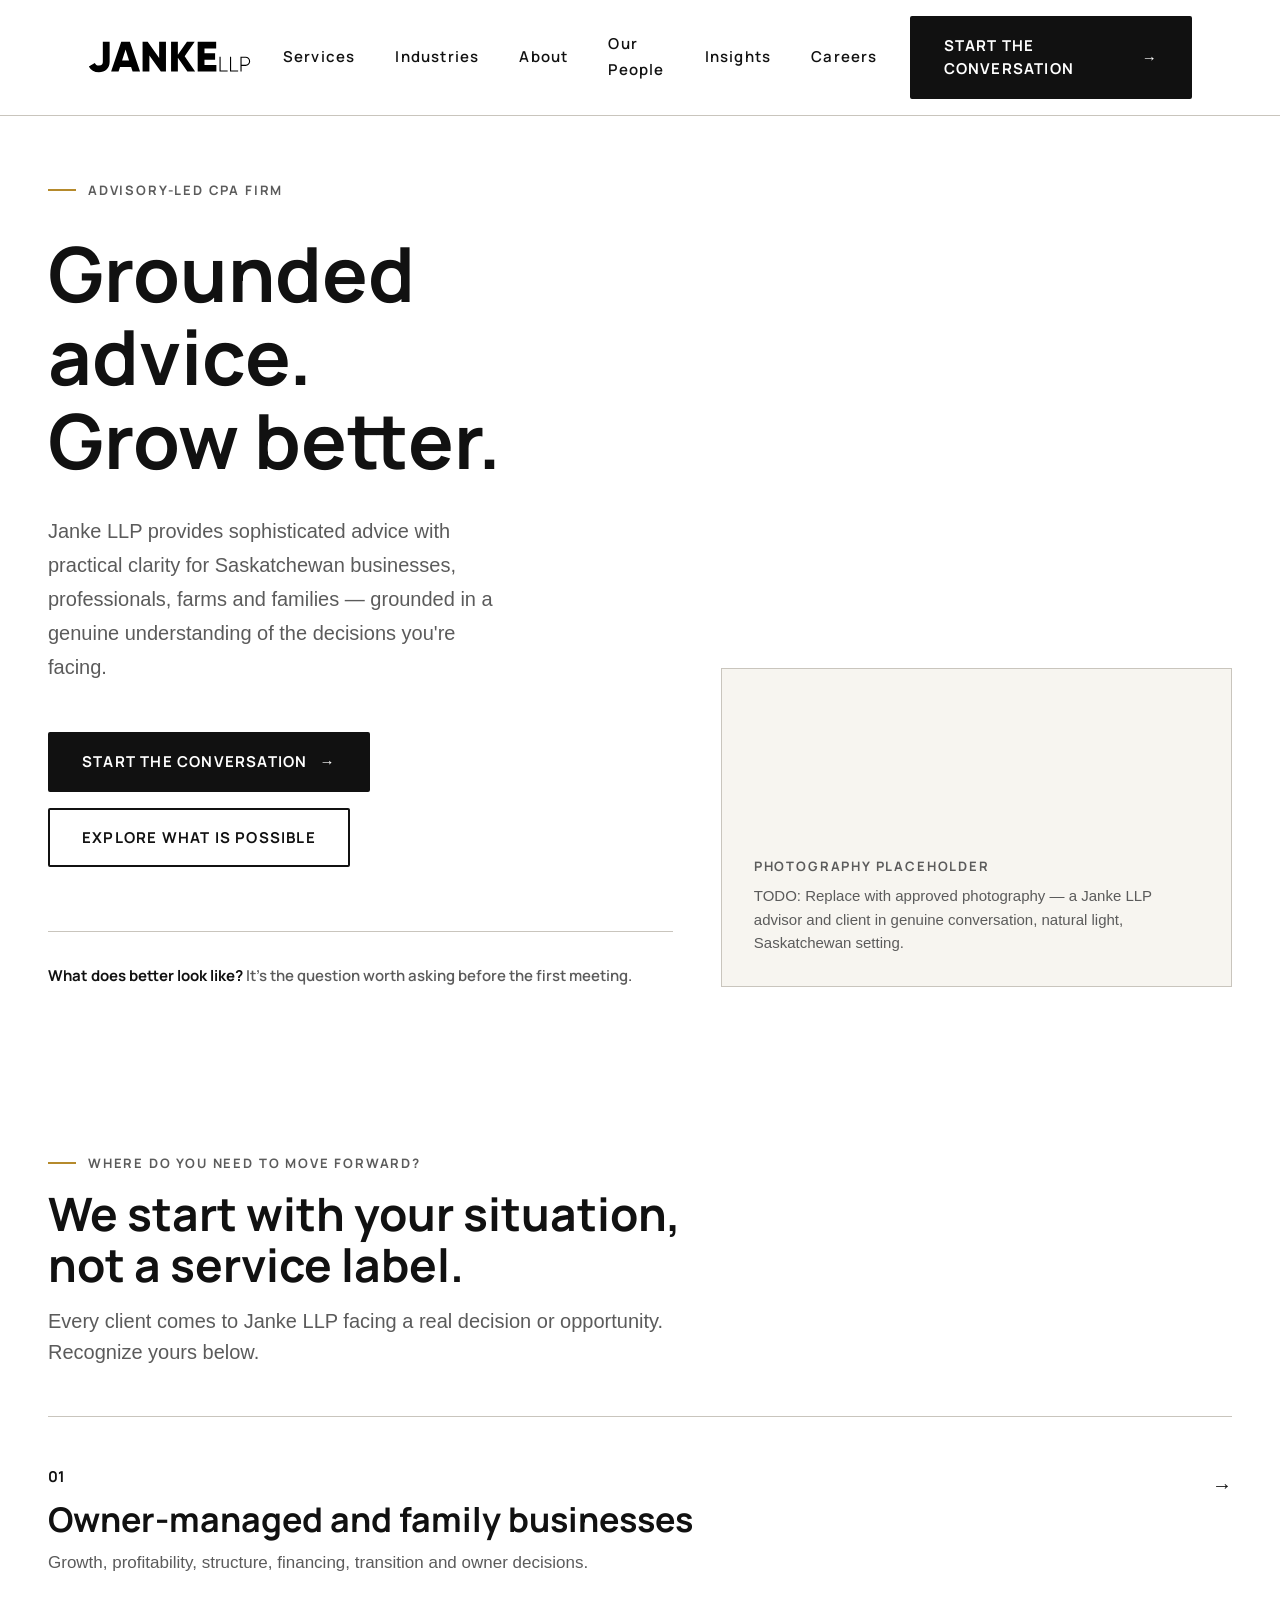
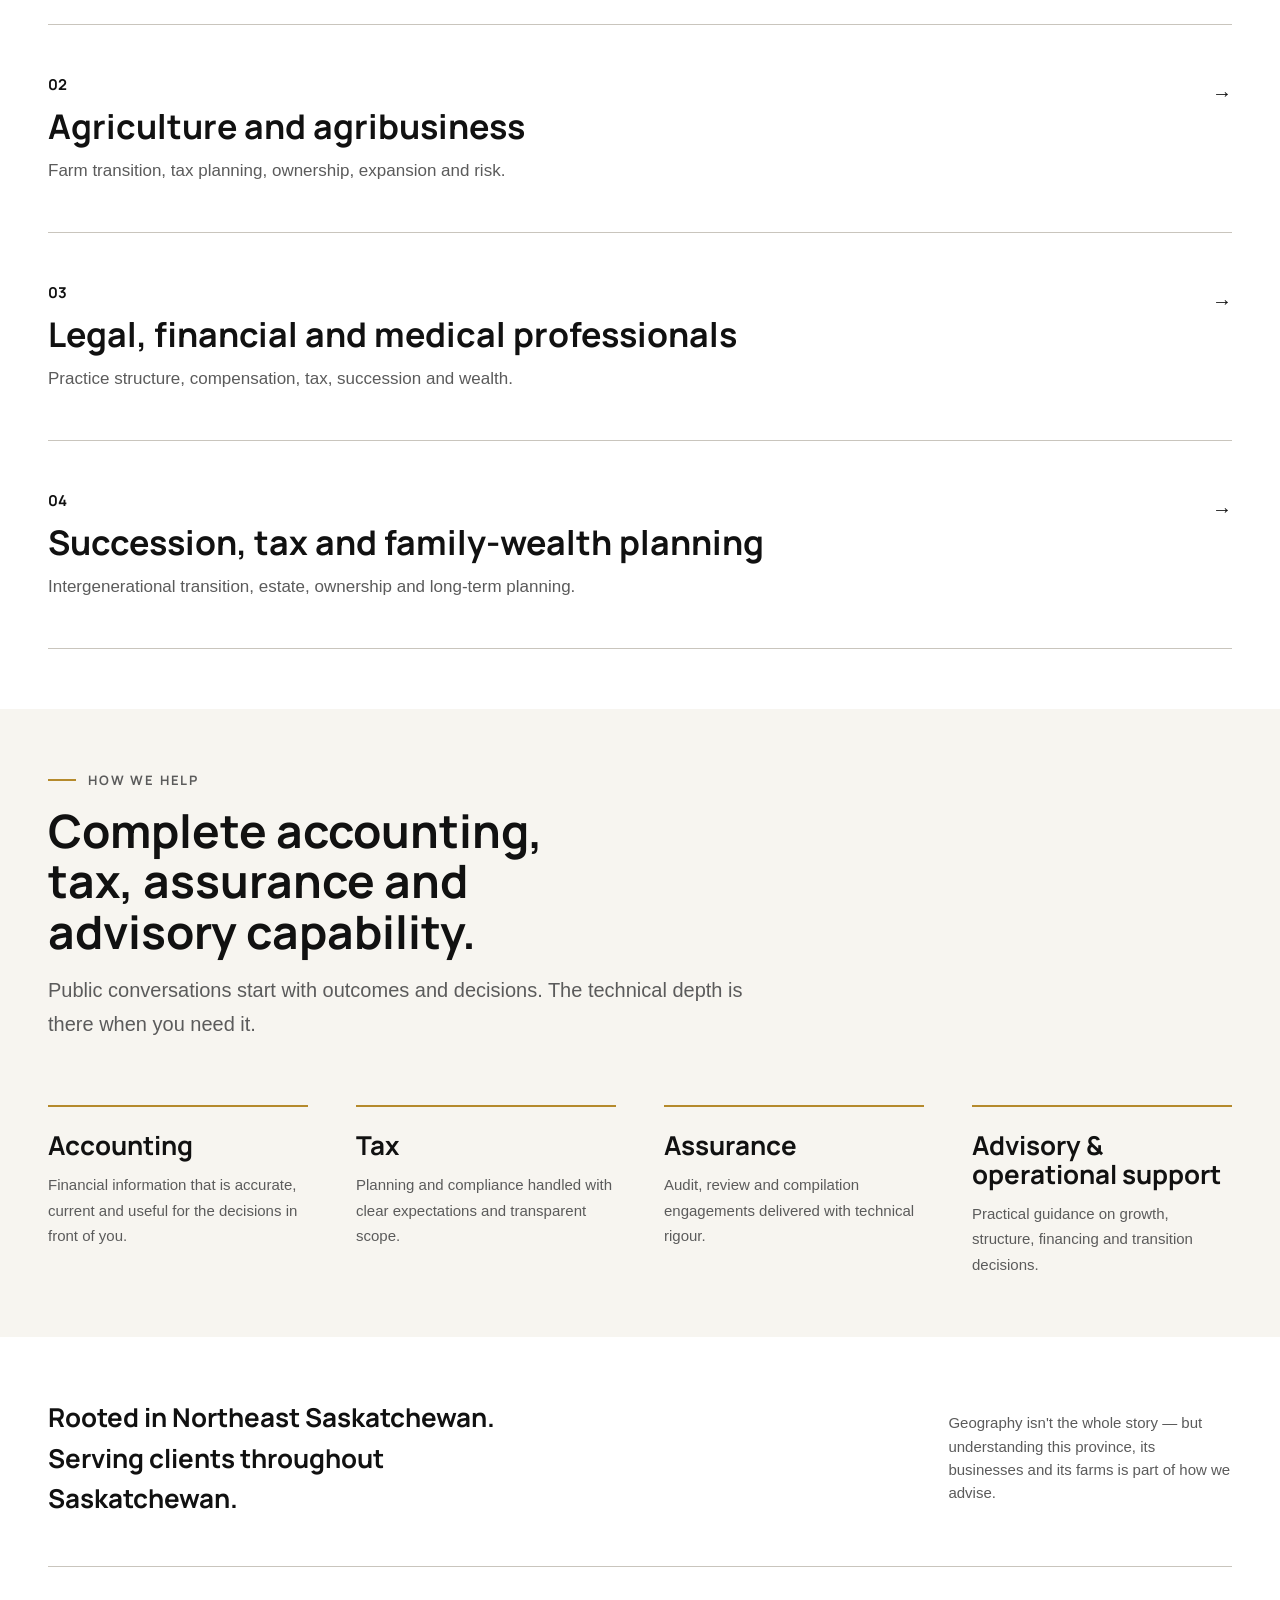
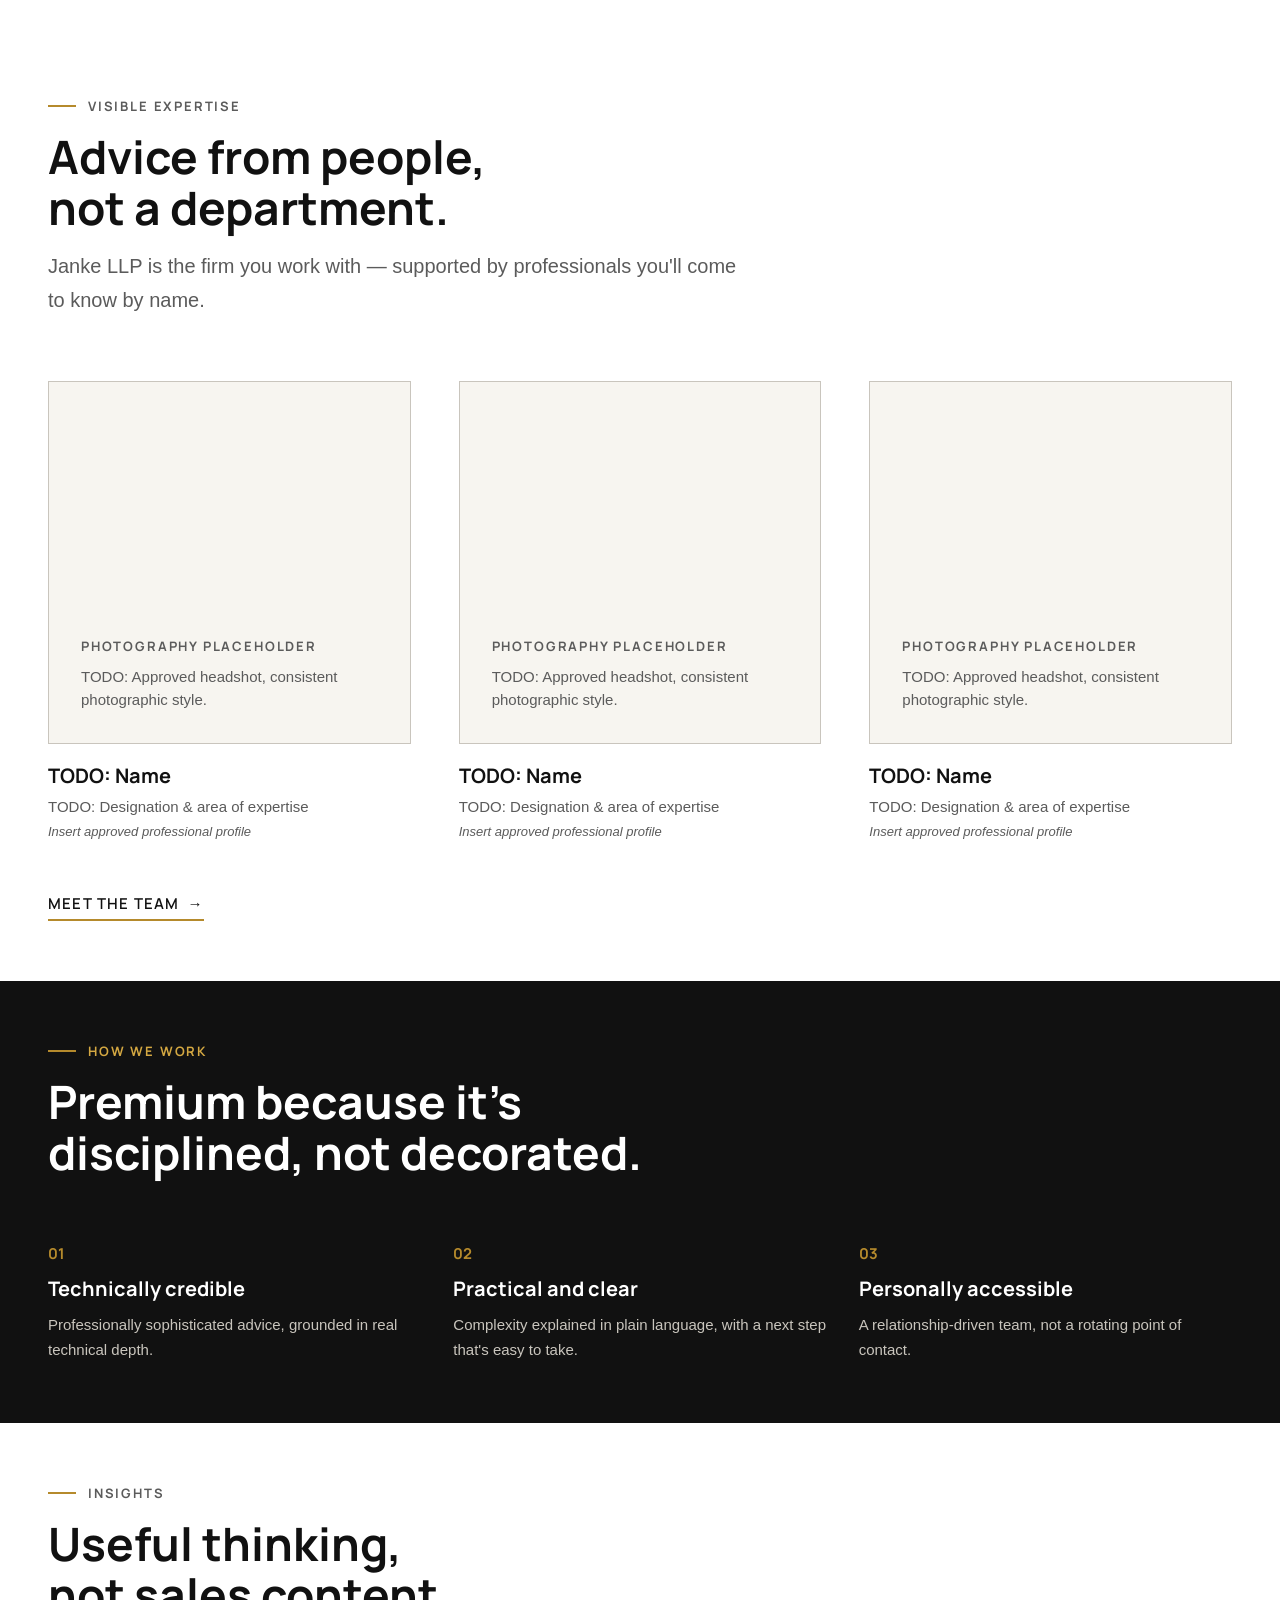
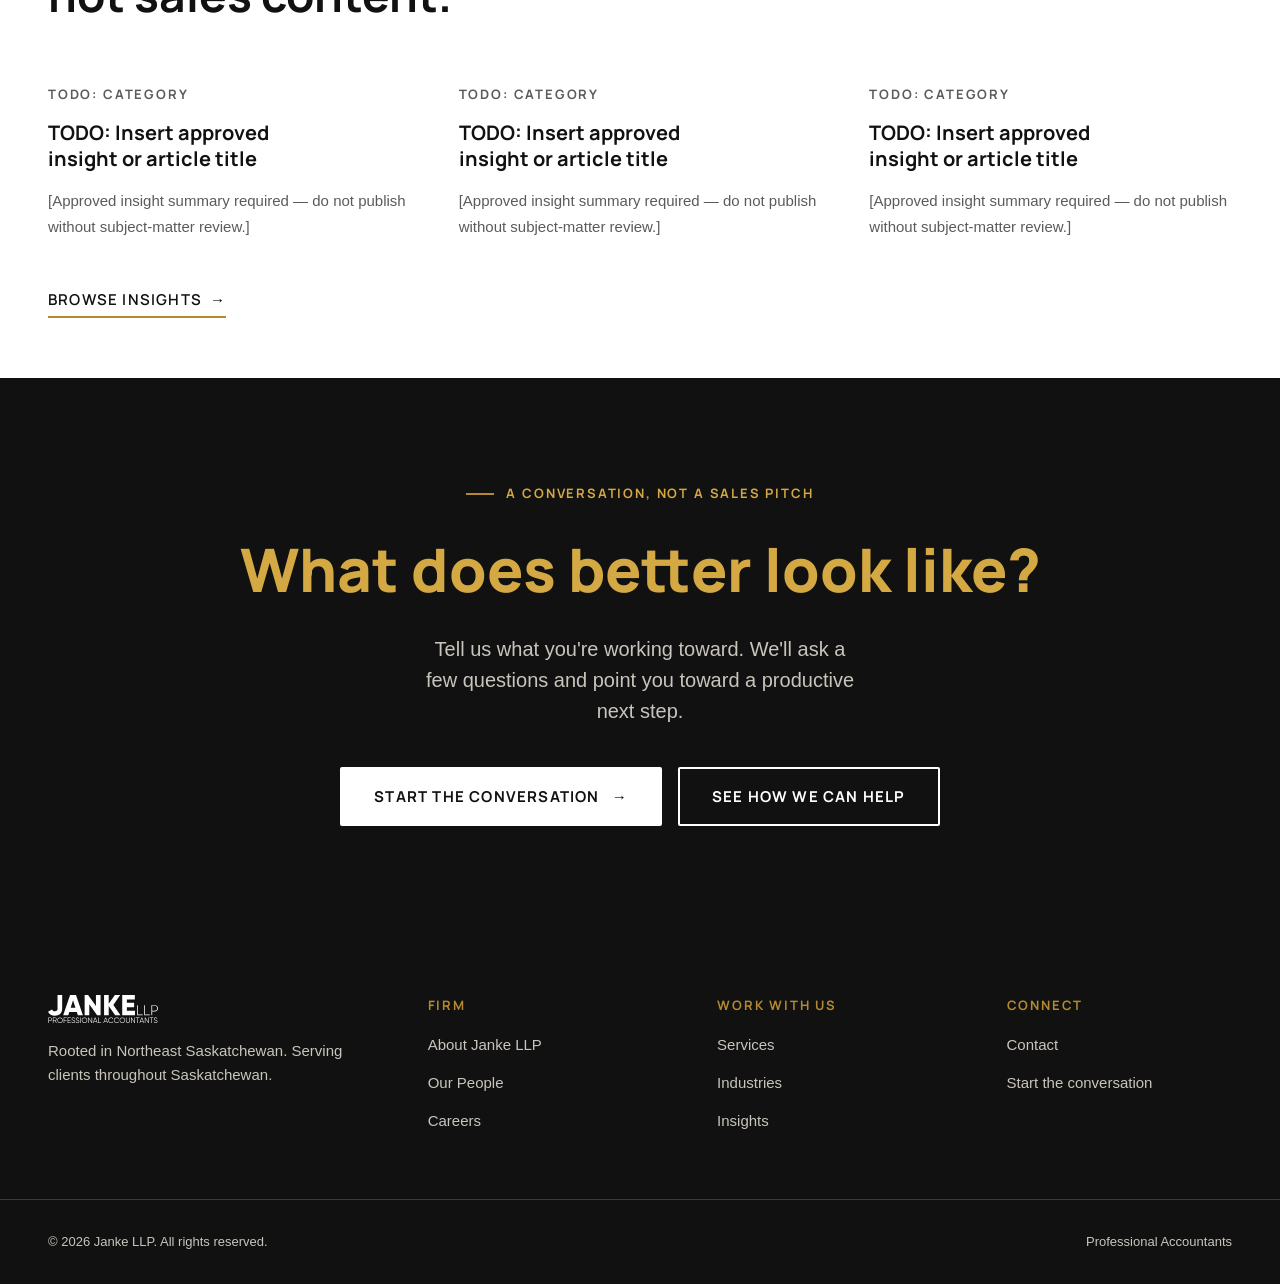
<file: index.html>
<!DOCTYPE html>
<html lang="en">
<head>
  <meta charset="UTF-8">
  <meta name="viewport" content="width=device-width, initial-scale=1.0">
  <title>Janke LLP | Advisory-Led CPA Firm in Saskatchewan</title>
  <meta name="description" content="Janke LLP is an advisory-led CPA firm providing sophisticated advice with practical clarity for Saskatchewan businesses, professionals, farms and families.">
  <meta name="robots" content="index, follow">
  <!-- TODO: add rel=canonical and og:url once the production domain is confirmed -->
  <meta property="og:type" content="website">
  <meta property="og:site_name" content="Janke LLP">
  <meta property="og:title" content="Janke LLP | Advisory-Led CPA Firm in Saskatchewan">
  <meta property="og:description" content="Sophisticated advice with practical clarity for Saskatchewan businesses, professionals, farms and families.">
  <meta name="theme-color" content="#111111">
  <link rel="stylesheet" href="/assets/css/tokens.css">
  <link rel="stylesheet" href="/assets/css/base.css">
  <link rel="stylesheet" href="/assets/css/components.css">
  <link rel="stylesheet" href="/assets/css/home.css">
  <script type="application/ld+json">
  {
    "@context": "https://schema.org",
    "@type": "AccountingService",
    "name": "Janke LLP",
    "description": "Advisory-led CPA firm providing sophisticated advice with practical clarity for Saskatchewan businesses, professionals, farms and families.",
    "areaServed": "Saskatchewan"
  }
  </script>
</head>
<body>
  <a class="skip-link" href="#main">Skip to main content</a>

  <header class="site-header">
    <div class="container site-header__bar">
      <a class="site-logo" href="/index.html" aria-label="Janke LLP — home">
        <img src="/assets/images/logo/janke-llp-wordmark-black.svg" alt="Janke LLP" width="195" height="38">
      </a>

      <nav class="primary-nav" aria-label="Primary">
        <ul>
          <li><a href="/services.html">Services</a></li>
          <li><a href="/industries.html">Industries</a></li>
          <li><a href="/about.html">About</a></li>
          <li><a href="/people.html">Our People</a></li>
          <li><a href="/insights.html">Insights</a></li>
          <li><a href="/careers.html">Careers</a></li>
        </ul>
      </nav>

      <div class="header-actions">
        <a class="btn btn--primary" href="/contact.html">
          Start the conversation
          <span class="btn__arrow" aria-hidden="true">&rarr;</span>
        </a>
        <button class="nav-toggle" type="button" data-nav-toggle aria-expanded="false" aria-controls="mobile-nav" aria-label="Open menu">
          <span aria-hidden="true"></span>
          <span aria-hidden="true"></span>
          <span aria-hidden="true"></span>
        </button>
      </div>
    </div>
  </header>

  <nav id="mobile-nav" class="mobile-nav" data-nav-panel data-open="false" aria-label="Mobile">
    <div class="mobile-nav__top">
      <span class="eyebrow" style="color: var(--color-gold-bright);">Menu</span>
      <button class="mobile-nav__close" type="button" data-nav-close aria-label="Close menu">&times;</button>
    </div>
    <ul>
      <li><a href="/services.html">Services</a></li>
      <li><a href="/industries.html">Industries</a></li>
      <li><a href="/about.html">About</a></li>
      <li><a href="/people.html">Our People</a></li>
      <li><a href="/insights.html">Insights</a></li>
      <li><a href="/careers.html">Careers</a></li>
      <li><a href="/contact.html">Contact</a></li>
    </ul>
    <div class="mobile-nav__cta">
      <a class="btn btn--on-dark" href="/contact.html">
        Start the conversation
        <span class="btn__arrow" aria-hidden="true">&rarr;</span>
      </a>
    </div>
  </nav>

  <main id="main">

    <!-- ============================================================
         HERO
         ============================================================ -->
    <section class="hero">
      <div class="container container--max hero__grid">
        <div class="hero__content">
          <div class="hero__eyebrow-row">
            <span class="eyebrow">Advisory-led CPA firm</span>
          </div>

          <h1 class="hero__heading">Grounded advice. Grow better.</h1>

          <p class="hero__lede">
            Janke LLP provides sophisticated advice with practical clarity for
            Saskatchewan businesses, professionals, farms and families —
            grounded in a genuine understanding of the decisions you're facing.
          </p>

          <div class="hero__actions">
            <a class="btn btn--primary" href="/contact.html">
              Start the conversation
              <span class="btn__arrow" aria-hidden="true">&rarr;</span>
            </a>
            <a class="btn btn--ghost" href="/services.html">
              Explore what is possible
            </a>
          </div>

          <p class="hero__prompt">
            <strong>What does better look like?</strong> It's the question worth
            asking before the first meeting.
          </p>
        </div>

        <div class="hero__figure">
          <div class="image-frame image-frame--wide">
            <div class="image-frame__placeholder">
              <span class="image-frame__placeholder-label">Photography placeholder</span>
              <p class="image-frame__placeholder-desc">
                TODO: Replace with approved photography — a Janke LLP advisor
                and client in genuine conversation, natural light, Saskatchewan
                setting.
              </p>
            </div>
          </div>
        </div>
      </div>
    </section>

    <!-- ============================================================
         CLIENT NEEDS
         ============================================================ -->
    <section class="section section--sm" aria-labelledby="needs-heading">
      <div class="container container--max">
        <div class="needs-intro">
          <span class="eyebrow">Where do you need to move forward?</span>
          <h2 id="needs-heading" class="heading-group__title" style="font-size: var(--text-2xl); max-width: 22ch;">
            We start with your situation, not a service label.
          </h2>
          <p class="measure" style="color: var(--color-text-muted); font-size: var(--text-md);">
            Every client comes to Janke LLP facing a real decision or
            opportunity. Recognize yours below.
          </p>
        </div>

        <ul class="need-list">
          <li>
            <a class="need-link" href="/services.html">
              <div>
                <span class="need-link__index">01</span>
                <h3 class="need-link__title">Owner-managed and family businesses</h3>
                <p class="need-link__desc">Growth, profitability, structure, financing, transition and owner decisions.</p>
              </div>
              <span class="need-link__arrow" aria-hidden="true">&rarr;</span>
            </a>
          </li>
          <li>
            <a class="need-link" href="/industries.html">
              <div>
                <span class="need-link__index">02</span>
                <h3 class="need-link__title">Agriculture and agribusiness</h3>
                <p class="need-link__desc">Farm transition, tax planning, ownership, expansion and risk.</p>
              </div>
              <span class="need-link__arrow" aria-hidden="true">&rarr;</span>
            </a>
          </li>
          <li>
            <a class="need-link" href="/industries.html">
              <div>
                <span class="need-link__index">03</span>
                <h3 class="need-link__title">Legal, financial and medical professionals</h3>
                <p class="need-link__desc">Practice structure, compensation, tax, succession and wealth.</p>
              </div>
              <span class="need-link__arrow" aria-hidden="true">&rarr;</span>
            </a>
          </li>
          <li>
            <a class="need-link" href="/services.html">
              <div>
                <span class="need-link__index">04</span>
                <h3 class="need-link__title">Succession, tax and family-wealth planning</h3>
                <p class="need-link__desc">Intergenerational transition, estate, ownership and long-term planning.</p>
              </div>
              <span class="need-link__arrow" aria-hidden="true">&rarr;</span>
            </a>
          </li>
        </ul>
      </div>
    </section>

    <!-- ============================================================
         CAPABILITIES
         ============================================================ -->
    <section class="section section--sm section--warm" aria-labelledby="capabilities-heading">
      <div class="container container--max">
        <div class="heading-group heading-group--wide" style="margin-bottom: var(--space-10);">
          <span class="eyebrow">How we help</span>
          <h2 id="capabilities-heading" style="font-size: var(--text-2xl);">
            Complete accounting, tax, assurance and advisory capability.
          </h2>
          <p>
            Public conversations start with outcomes and decisions. The
            technical depth is there when you need it.
          </p>
        </div>

        <div class="capability-grid">
          <div class="capability">
            <h3 class="capability__title">Accounting</h3>
            <p class="capability__desc">Financial information that is accurate, current and useful for the decisions in front of you.</p>
          </div>
          <div class="capability">
            <h3 class="capability__title">Tax</h3>
            <p class="capability__desc">Planning and compliance handled with clear expectations and transparent scope.</p>
          </div>
          <div class="capability">
            <h3 class="capability__title">Assurance</h3>
            <p class="capability__desc">Audit, review and compilation engagements delivered with technical rigour.</p>
          </div>
          <div class="capability">
            <h3 class="capability__title">Advisory &amp; operational support</h3>
            <p class="capability__desc">Practical guidance on growth, structure, financing and transition decisions.</p>
          </div>
        </div>
      </div>
    </section>

    <!-- ============================================================
         SASKATCHEWAN CREDIBILITY
         ============================================================ -->
    <section class="section--sm" aria-labelledby="credibility-heading">
      <div class="container container--max">
        <div class="credibility-strip">
          <p id="credibility-heading" class="credibility-strip__line">
            Rooted in Northeast Saskatchewan.<br>Serving clients throughout Saskatchewan.
          </p>
          <p class="credibility-strip__body">
            Geography isn't the whole story — but understanding this province,
            its businesses and its farms is part of how we advise.
          </p>
        </div>
        <hr class="hr" style="margin-top: var(--space-8);">
      </div>
    </section>

    <!-- ============================================================
         PEOPLE
         ============================================================ -->
    <section class="section section--sm" aria-labelledby="people-heading">
      <div class="container container--max">
        <div class="heading-group heading-group--wide" style="margin-bottom: var(--space-10);">
          <span class="eyebrow">Visible expertise</span>
          <h2 id="people-heading" style="font-size: var(--text-2xl);">
            Advice from people, not a department.
          </h2>
          <p>
            Janke LLP is the firm you work with — supported by professionals
            you'll come to know by name.
          </p>
        </div>

        <div class="people-grid">
          <div class="person-card">
            <div class="image-frame image-frame--square">
              <div class="image-frame__placeholder">
                <span class="image-frame__placeholder-label">Photography placeholder</span>
                <p class="image-frame__placeholder-desc">TODO: Approved headshot, consistent photographic style.</p>
              </div>
            </div>
            <div class="person-card__meta">
              <span class="person-card__name">TODO: Name</span>
              <span class="person-card__role">TODO: Designation &amp; area of expertise</span>
              <span class="person-card__todo">Insert approved professional profile</span>
            </div>
          </div>
          <div class="person-card">
            <div class="image-frame image-frame--square">
              <div class="image-frame__placeholder">
                <span class="image-frame__placeholder-label">Photography placeholder</span>
                <p class="image-frame__placeholder-desc">TODO: Approved headshot, consistent photographic style.</p>
              </div>
            </div>
            <div class="person-card__meta">
              <span class="person-card__name">TODO: Name</span>
              <span class="person-card__role">TODO: Designation &amp; area of expertise</span>
              <span class="person-card__todo">Insert approved professional profile</span>
            </div>
          </div>
          <div class="person-card">
            <div class="image-frame image-frame--square">
              <div class="image-frame__placeholder">
                <span class="image-frame__placeholder-label">Photography placeholder</span>
                <p class="image-frame__placeholder-desc">TODO: Approved headshot, consistent photographic style.</p>
              </div>
            </div>
            <div class="person-card__meta">
              <span class="person-card__name">TODO: Name</span>
              <span class="person-card__role">TODO: Designation &amp; area of expertise</span>
              <span class="person-card__todo">Insert approved professional profile</span>
            </div>
          </div>
        </div>

        <p style="margin-top: var(--space-8);">
          <a class="text-link" href="/people.html">
            Meet the team
            <span class="text-link__arrow" aria-hidden="true">&rarr;</span>
          </a>
        </p>
      </div>
    </section>

    <!-- ============================================================
         HOW WE WORK (dark)
         ============================================================ -->
    <section class="section section--sm section--dark" aria-labelledby="principles-heading">
      <div class="container container--max">
        <div class="heading-group heading-group--wide" style="margin-bottom: var(--space-10);">
          <span class="eyebrow">How we work</span>
          <h2 id="principles-heading" style="font-size: var(--text-2xl); color: var(--color-white);">
            Premium because it's disciplined, not decorated.
          </h2>
        </div>

        <div class="principle-list">
          <div class="principle">
            <h3 class="principle__title" style="color: var(--color-white);">Technically credible</h3>
            <p class="principle__desc">Professionally sophisticated advice, grounded in real technical depth.</p>
          </div>
          <div class="principle">
            <h3 class="principle__title" style="color: var(--color-white);">Practical and clear</h3>
            <p class="principle__desc">Complexity explained in plain language, with a next step that's easy to take.</p>
          </div>
          <div class="principle">
            <h3 class="principle__title" style="color: var(--color-white);">Personally accessible</h3>
            <p class="principle__desc">A relationship-driven team, not a rotating point of contact.</p>
          </div>
        </div>
      </div>
    </section>

    <!-- ============================================================
         INSIGHTS
         ============================================================ -->
    <section class="section section--sm" aria-labelledby="insights-heading">
      <div class="container container--max">
        <div class="heading-group heading-group--wide" style="margin-bottom: var(--space-10);">
          <span class="eyebrow">Insights</span>
          <h2 id="insights-heading" style="font-size: var(--text-2xl);">
            Useful thinking, not sales content.
          </h2>
        </div>

        <div class="insight-grid">
          <article class="insight-card">
            <span class="insight-card__category">TODO: Category</span>
            <h3 class="insight-card__title">TODO: Insert approved insight or article title</h3>
            <p class="insight-card__desc">[Approved insight summary required — do not publish without subject-matter review.]</p>
          </article>
          <article class="insight-card">
            <span class="insight-card__category">TODO: Category</span>
            <h3 class="insight-card__title">TODO: Insert approved insight or article title</h3>
            <p class="insight-card__desc">[Approved insight summary required — do not publish without subject-matter review.]</p>
          </article>
          <article class="insight-card">
            <span class="insight-card__category">TODO: Category</span>
            <h3 class="insight-card__title">TODO: Insert approved insight or article title</h3>
            <p class="insight-card__desc">[Approved insight summary required — do not publish without subject-matter review.]</p>
          </article>
        </div>

        <p style="margin-top: var(--space-8);">
          <a class="text-link" href="/insights.html">
            Browse insights
            <span class="text-link__arrow" aria-hidden="true">&rarr;</span>
          </a>
        </p>
      </div>
    </section>

    <!-- ============================================================
         CLOSING CTA
         ============================================================ -->
    <section class="section section--dark" aria-labelledby="cta-heading">
      <div class="container container--max cta-band">
        <span class="eyebrow">A conversation, not a sales pitch</span>
        <h2 id="cta-heading" class="cta-band__prompt">What does better look like?</h2>
        <p class="cta-band__support">
          Tell us what you're working toward. We'll ask a few questions and
          point you toward a productive next step.
        </p>
        <div class="cta-band__actions">
          <a class="btn btn--on-dark" href="/contact.html">
            Start the conversation
            <span class="btn__arrow" aria-hidden="true">&rarr;</span>
          </a>
          <a class="btn btn--ghost" href="/services.html">
            See how we can help
          </a>
        </div>
      </div>
    </section>

  </main>

  <footer class="site-footer">
    <div class="container container--max site-footer__top">
      <div class="site-footer__brand">
        <img src="/assets/images/logo/janke-llp-logo-white.svg" alt="Janke LLP" width="193" height="49">
        <p class="site-footer__tagline">
          Rooted in Northeast Saskatchewan. Serving clients throughout
          Saskatchewan.
        </p>
      </div>

      <nav class="footer-nav-group" aria-label="Firm">
        <p class="footer-nav-heading">Firm</p>
        <ul class="footer-nav">
          <li><a href="/about.html">About Janke LLP</a></li>
          <li><a href="/people.html">Our People</a></li>
          <li><a href="/careers.html">Careers</a></li>
        </ul>
      </nav>

      <nav class="footer-nav-group" aria-label="Work with us">
        <p class="footer-nav-heading">Work with us</p>
        <ul class="footer-nav">
          <li><a href="/services.html">Services</a></li>
          <li><a href="/industries.html">Industries</a></li>
          <li><a href="/insights.html">Insights</a></li>
        </ul>
      </nav>

      <nav class="footer-nav-group" aria-label="Connect">
        <p class="footer-nav-heading">Connect</p>
        <ul class="footer-nav">
          <li><a href="/contact.html">Contact</a></li>
          <li><a href="/contact.html">Start the conversation</a></li>
        </ul>
      </nav>
    </div>

    <div class="container container--max site-footer__bottom">
      <p>&copy; <span id="year"></span> Janke LLP. All rights reserved.</p>
      <div class="site-footer__legal">
        <!-- TODO: Insert approved privacy policy and terms links once published -->
        <span>Professional Accountants</span>
      </div>
    </div>
  </footer>

  <script src="/assets/js/main.js"></script>
  <script>document.getElementById("year").textContent = new Date().getFullYear();</script>
</body>
</html>
</file>
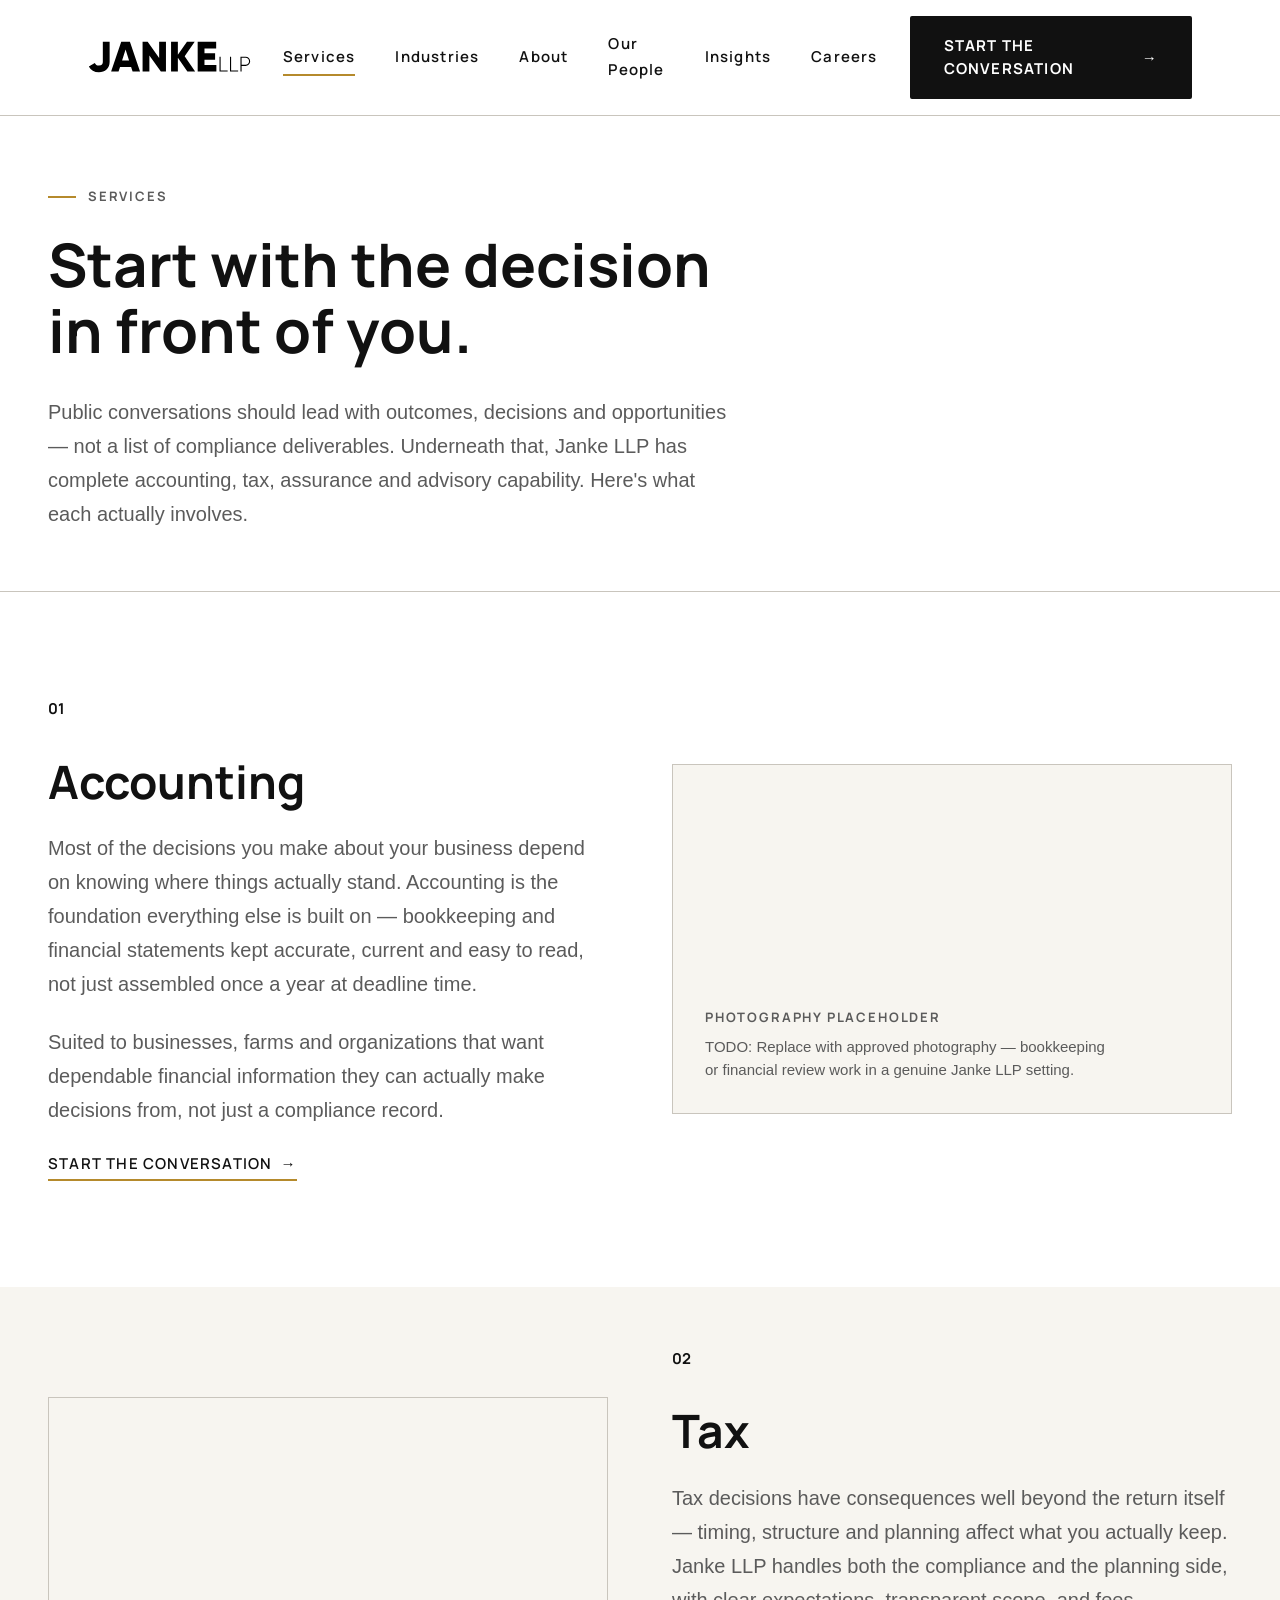
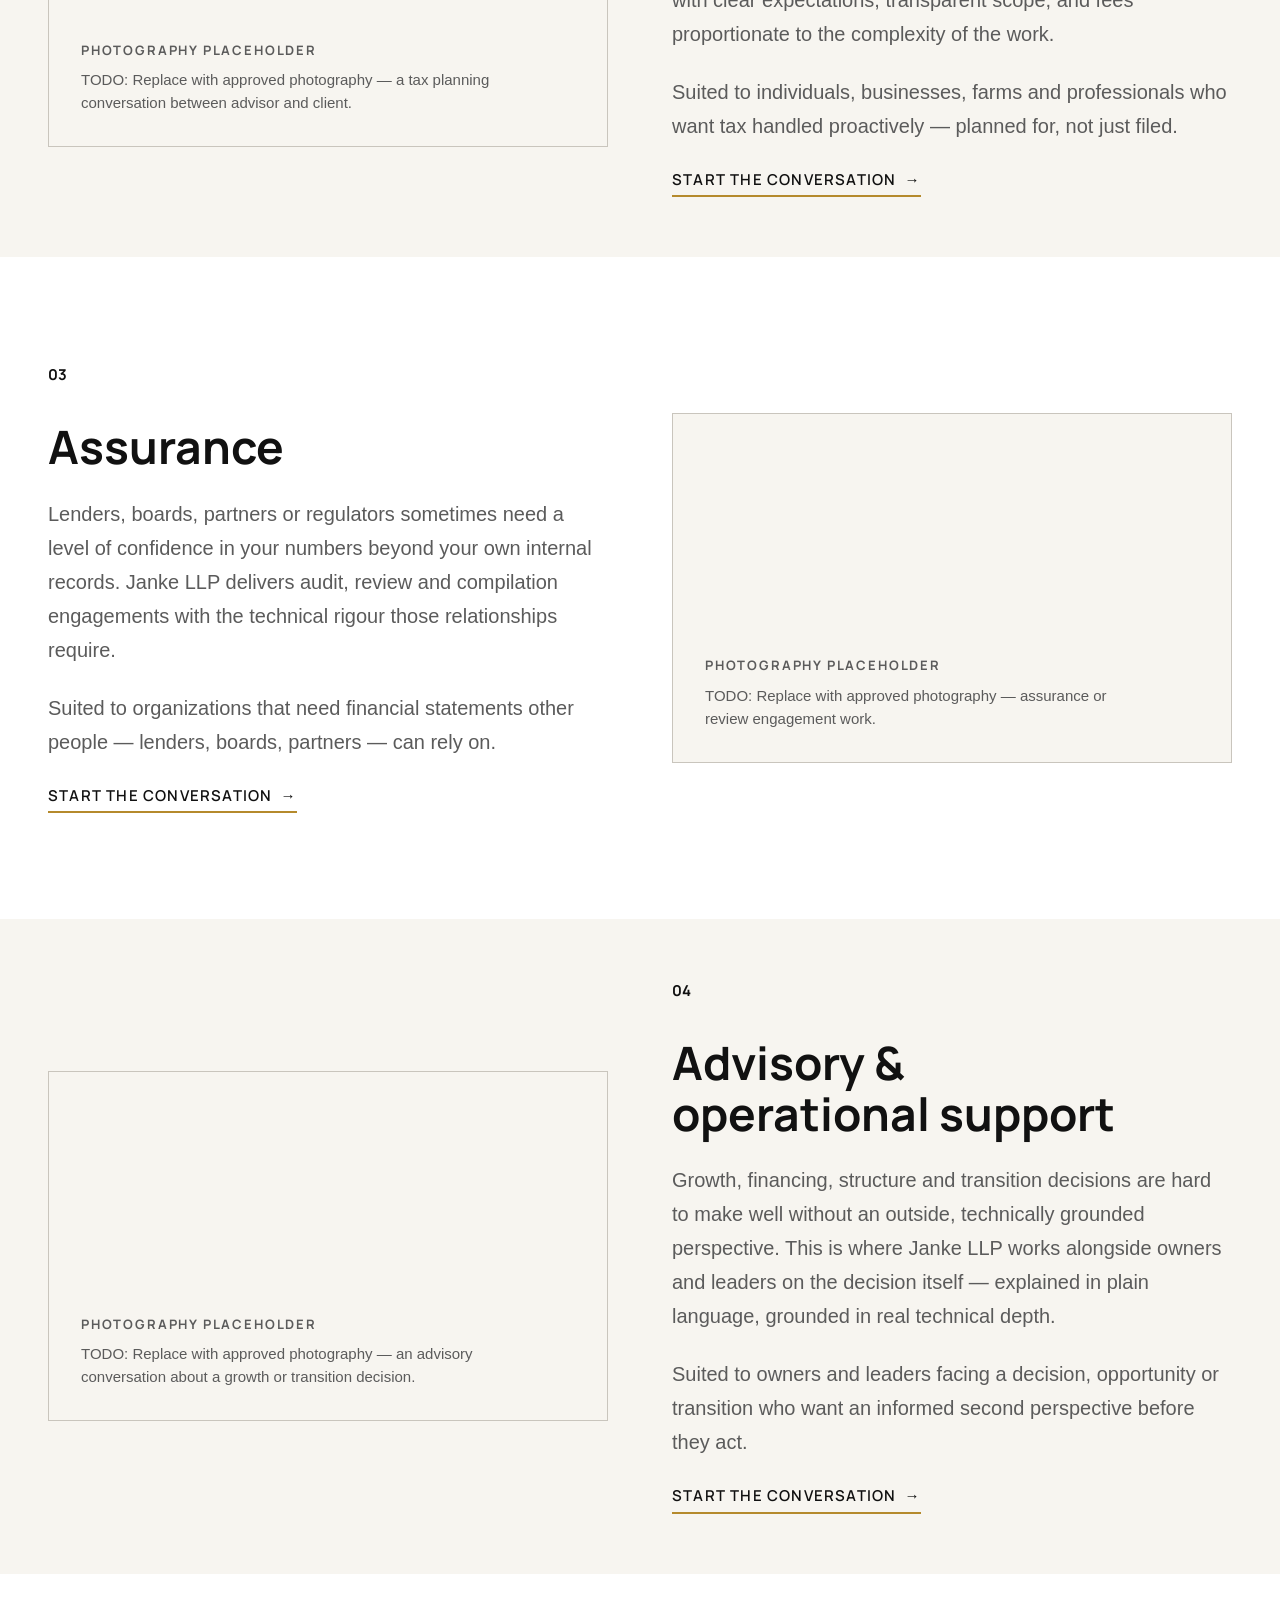
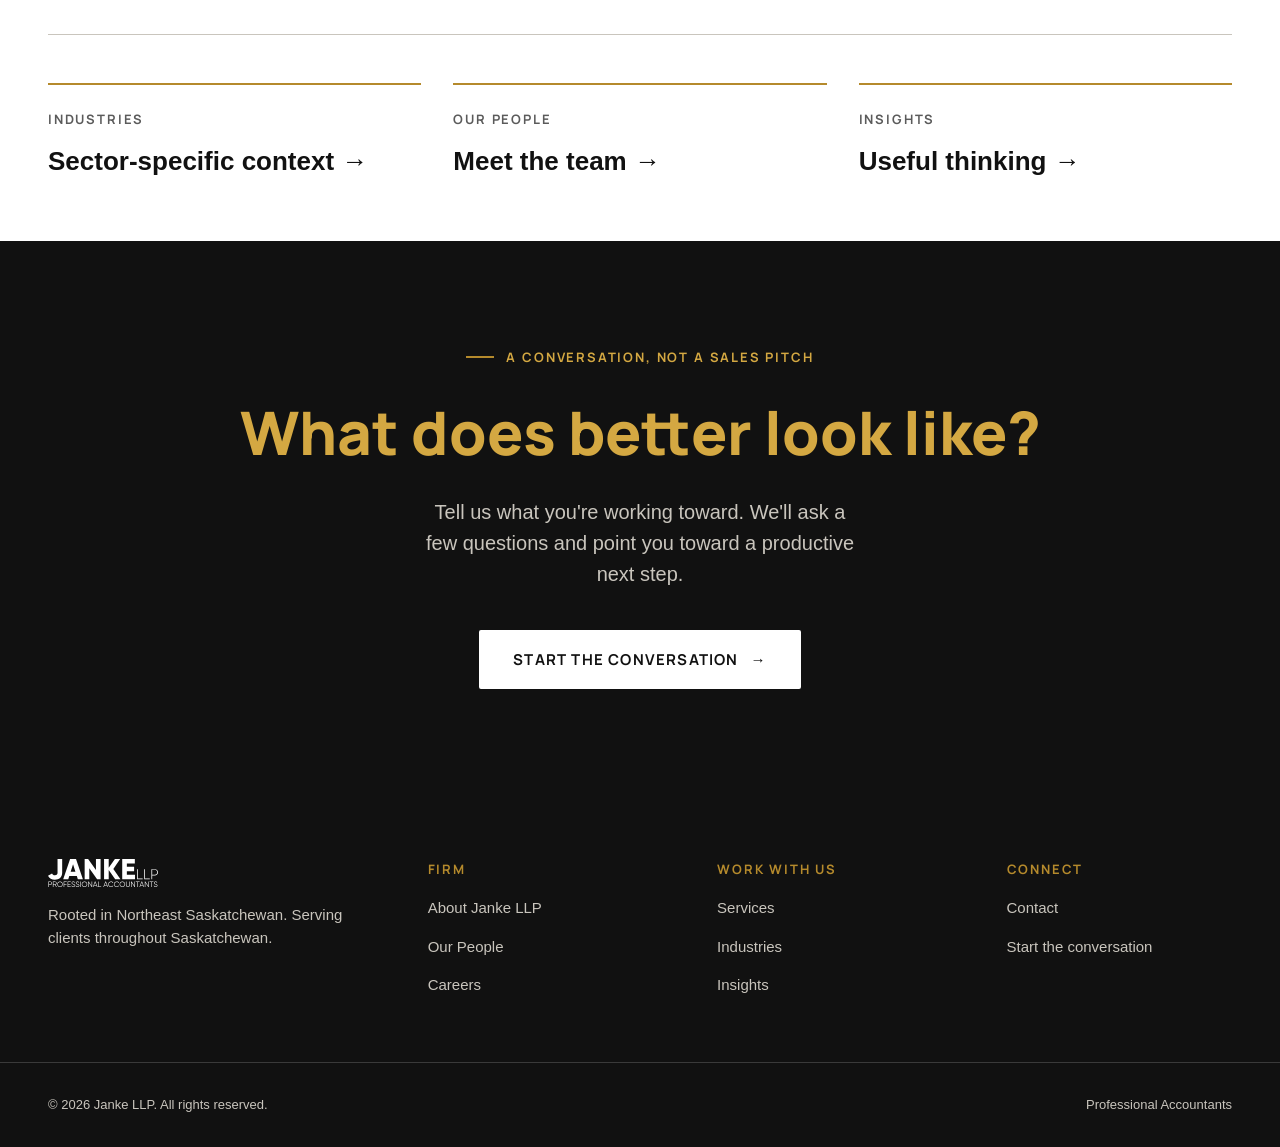
<file: services.html>
<!DOCTYPE html>
<html lang="en">
<head>
  <meta charset="UTF-8">
  <meta name="viewport" content="width=device-width, initial-scale=1.0">
  <title>Services | Janke LLP</title>
  <meta name="description" content="Accounting, tax, assurance and advisory services from Janke LLP — sophisticated advice with practical clarity for Saskatchewan businesses, professionals, farms and families.">
  <meta name="robots" content="index, follow">
  <!-- TODO: add rel=canonical and og:url once the production domain is confirmed -->
  <meta property="og:type" content="website">
  <meta property="og:site_name" content="Janke LLP">
  <meta property="og:title" content="Services | Janke LLP">
  <meta property="og:description" content="Accounting, tax, assurance and advisory services from Janke LLP.">
  <meta name="theme-color" content="#111111">
  <link rel="stylesheet" href="/assets/css/tokens.css">
  <link rel="stylesheet" href="/assets/css/base.css">
  <link rel="stylesheet" href="/assets/css/components.css">
</head>
<body>
  <a class="skip-link" href="#main">Skip to main content</a>

  <header class="site-header">
    <div class="container site-header__bar">
      <a class="site-logo" href="/index.html" aria-label="Janke LLP — home">
        <img src="/assets/images/logo/janke-llp-wordmark-black.svg" alt="Janke LLP" width="195" height="38">
      </a>

      <nav class="primary-nav" aria-label="Primary">
        <ul>
          <li><a href="/services.html" aria-current="page">Services</a></li>
          <li><a href="/industries.html">Industries</a></li>
          <li><a href="/about.html">About</a></li>
          <li><a href="/people.html">Our People</a></li>
          <li><a href="/insights.html">Insights</a></li>
          <li><a href="/careers.html">Careers</a></li>
        </ul>
      </nav>

      <div class="header-actions">
        <a class="btn btn--primary" href="/contact.html">
          Start the conversation
          <span class="btn__arrow" aria-hidden="true">&rarr;</span>
        </a>
        <button class="nav-toggle" type="button" data-nav-toggle aria-expanded="false" aria-controls="mobile-nav" aria-label="Open menu">
          <span aria-hidden="true"></span>
          <span aria-hidden="true"></span>
          <span aria-hidden="true"></span>
        </button>
      </div>
    </div>
  </header>

  <nav id="mobile-nav" class="mobile-nav" data-nav-panel data-open="false" aria-label="Mobile">
    <div class="mobile-nav__top">
      <span class="eyebrow" style="color: var(--color-gold-bright);">Menu</span>
      <button class="mobile-nav__close" type="button" data-nav-close aria-label="Close menu">&times;</button>
    </div>
    <ul>
      <li><a href="/services.html" aria-current="page">Services</a></li>
      <li><a href="/industries.html">Industries</a></li>
      <li><a href="/about.html">About</a></li>
      <li><a href="/people.html">Our People</a></li>
      <li><a href="/insights.html">Insights</a></li>
      <li><a href="/careers.html">Careers</a></li>
      <li><a href="/contact.html">Contact</a></li>
    </ul>
    <div class="mobile-nav__cta">
      <a class="btn btn--on-dark" href="/contact.html">
        Start the conversation
        <span class="btn__arrow" aria-hidden="true">&rarr;</span>
      </a>
    </div>
  </nav>

  <main id="main">

    <!-- ============================================================
         PAGE INTRO
         ============================================================ -->
    <section class="page-intro">
      <div class="container container--max">
        <span class="eyebrow">Services</span>
        <h1 class="page-intro__heading">Start with the decision in front of you.</h1>
        <p class="page-intro__lede">
          Public conversations should lead with outcomes, decisions and
          opportunities — not a list of compliance deliverables. Underneath
          that, Janke LLP has complete accounting, tax, assurance and
          advisory capability. Here's what each actually involves.
        </p>
      </div>
    </section>

    <!-- ============================================================
         ACCOUNTING
         ============================================================ -->
    <section class="section" aria-labelledby="accounting-heading">
      <div class="container container--max editorial-split">
        <div class="editorial-split__content">
          <span class="service-index">01</span>
          <h2 id="accounting-heading" style="font-size: var(--text-2xl);">Accounting</h2>
          <p class="editorial-split__body">
            Most of the decisions you make about your business depend on
            knowing where things actually stand. Accounting is the
            foundation everything else is built on — bookkeeping and
            financial statements kept accurate, current and easy to read,
            not just assembled once a year at deadline time.
          </p>
          <p class="editorial-split__body">
            Suited to businesses, farms and organizations that want
            dependable financial information they can actually make
            decisions from, not just a compliance record.
          </p>
          <p>
            <a class="text-link" href="/contact.html">
              Start the conversation
              <span class="text-link__arrow" aria-hidden="true">&rarr;</span>
            </a>
          </p>
        </div>
        <div class="editorial-split__figure">
          <div class="image-frame image-frame--wide">
            <div class="image-frame__placeholder">
              <span class="image-frame__placeholder-label">Photography placeholder</span>
              <p class="image-frame__placeholder-desc">
                TODO: Replace with approved photography — bookkeeping or
                financial review work in a genuine Janke LLP setting.
              </p>
            </div>
          </div>
        </div>
      </div>
    </section>

    <!-- ============================================================
         TAX
         ============================================================ -->
    <section class="section section--sm section--warm" aria-labelledby="tax-heading">
      <div class="container container--max editorial-split editorial-split--reverse">
        <div class="editorial-split__content">
          <span class="service-index">02</span>
          <h2 id="tax-heading" style="font-size: var(--text-2xl);">Tax</h2>
          <p class="editorial-split__body">
            Tax decisions have consequences well beyond the return itself —
            timing, structure and planning affect what you actually keep.
            Janke LLP handles both the compliance and the planning side,
            with clear expectations, transparent scope, and fees
            proportionate to the complexity of the work.
          </p>
          <p class="editorial-split__body">
            Suited to individuals, businesses, farms and professionals who
            want tax handled proactively — planned for, not just filed.
          </p>
          <p>
            <a class="text-link" href="/contact.html">
              Start the conversation
              <span class="text-link__arrow" aria-hidden="true">&rarr;</span>
            </a>
          </p>
        </div>
        <div class="editorial-split__figure">
          <div class="image-frame image-frame--wide">
            <div class="image-frame__placeholder">
              <span class="image-frame__placeholder-label">Photography placeholder</span>
              <p class="image-frame__placeholder-desc">
                TODO: Replace with approved photography — a tax planning
                conversation between advisor and client.
              </p>
            </div>
          </div>
        </div>
      </div>
    </section>

    <!-- ============================================================
         ASSURANCE
         ============================================================ -->
    <section class="section" aria-labelledby="assurance-heading">
      <div class="container container--max editorial-split">
        <div class="editorial-split__content">
          <span class="service-index">03</span>
          <h2 id="assurance-heading" style="font-size: var(--text-2xl);">Assurance</h2>
          <p class="editorial-split__body">
            Lenders, boards, partners or regulators sometimes need a level
            of confidence in your numbers beyond your own internal records.
            Janke LLP delivers audit, review and compilation engagements
            with the technical rigour those relationships require.
          </p>
          <p class="editorial-split__body">
            Suited to organizations that need financial statements other
            people — lenders, boards, partners — can rely on.
          </p>
          <p>
            <a class="text-link" href="/contact.html">
              Start the conversation
              <span class="text-link__arrow" aria-hidden="true">&rarr;</span>
            </a>
          </p>
        </div>
        <div class="editorial-split__figure">
          <div class="image-frame image-frame--wide">
            <div class="image-frame__placeholder">
              <span class="image-frame__placeholder-label">Photography placeholder</span>
              <p class="image-frame__placeholder-desc">
                TODO: Replace with approved photography — assurance or
                review engagement work.
              </p>
            </div>
          </div>
        </div>
      </div>
    </section>

    <!-- ============================================================
         ADVISORY & OPERATIONAL SUPPORT
         ============================================================ -->
    <section class="section section--sm section--warm" aria-labelledby="advisory-heading">
      <div class="container container--max editorial-split editorial-split--reverse">
        <div class="editorial-split__content">
          <span class="service-index">04</span>
          <h2 id="advisory-heading" style="font-size: var(--text-2xl);">Advisory &amp; operational support</h2>
          <p class="editorial-split__body">
            Growth, financing, structure and transition decisions are hard
            to make well without an outside, technically grounded
            perspective. This is where Janke LLP works alongside owners and
            leaders on the decision itself — explained in plain language,
            grounded in real technical depth.
          </p>
          <p class="editorial-split__body">
            Suited to owners and leaders facing a decision, opportunity or
            transition who want an informed second perspective before they
            act.
          </p>
          <p>
            <a class="text-link" href="/contact.html">
              Start the conversation
              <span class="text-link__arrow" aria-hidden="true">&rarr;</span>
            </a>
          </p>
        </div>
        <div class="editorial-split__figure">
          <div class="image-frame image-frame--wide">
            <div class="image-frame__placeholder">
              <span class="image-frame__placeholder-label">Photography placeholder</span>
              <p class="image-frame__placeholder-desc">
                TODO: Replace with approved photography — an advisory
                conversation about a growth or transition decision.
              </p>
            </div>
          </div>
        </div>
      </div>
    </section>

    <!-- ============================================================
         RELATED LINKS
         ============================================================ -->
    <section class="section section--sm" aria-labelledby="related-heading">
      <div class="container container--max">
        <h2 id="related-heading" class="visually-hidden">Related pages</h2>
        <div class="related-links">
          <a class="related-link" href="/industries.html">
            <span class="related-link__label">Industries</span>
            <span class="related-link__title">
              Sector-specific context
              <span class="related-link__arrow" aria-hidden="true">&rarr;</span>
            </span>
          </a>
          <a class="related-link" href="/people.html">
            <span class="related-link__label">Our people</span>
            <span class="related-link__title">
              Meet the team
              <span class="related-link__arrow" aria-hidden="true">&rarr;</span>
            </span>
          </a>
          <a class="related-link" href="/insights.html">
            <span class="related-link__label">Insights</span>
            <span class="related-link__title">
              Useful thinking
              <span class="related-link__arrow" aria-hidden="true">&rarr;</span>
            </span>
          </a>
        </div>
      </div>
    </section>

    <!-- ============================================================
         CLOSING CTA
         ============================================================ -->
    <section class="section section--dark" aria-labelledby="cta-heading">
      <div class="container container--max cta-band">
        <span class="eyebrow">A conversation, not a sales pitch</span>
        <h2 id="cta-heading" class="cta-band__prompt">What does better look like?</h2>
        <p class="cta-band__support">
          Tell us what you're working toward. We'll ask a few questions and
          point you toward a productive next step.
        </p>
        <div class="cta-band__actions">
          <a class="btn btn--on-dark" href="/contact.html">
            Start the conversation
            <span class="btn__arrow" aria-hidden="true">&rarr;</span>
          </a>
        </div>
      </div>
    </section>

  </main>

  <footer class="site-footer">
    <div class="container container--max site-footer__top">
      <div class="site-footer__brand">
        <img src="/assets/images/logo/janke-llp-logo-white.svg" alt="Janke LLP" width="193" height="49">
        <p class="site-footer__tagline">
          Rooted in Northeast Saskatchewan. Serving clients throughout
          Saskatchewan.
        </p>
      </div>

      <nav class="footer-nav-group" aria-label="Firm">
        <p class="footer-nav-heading">Firm</p>
        <ul class="footer-nav">
          <li><a href="/about.html">About Janke LLP</a></li>
          <li><a href="/people.html">Our People</a></li>
          <li><a href="/careers.html">Careers</a></li>
        </ul>
      </nav>

      <nav class="footer-nav-group" aria-label="Work with us">
        <p class="footer-nav-heading">Work with us</p>
        <ul class="footer-nav">
          <li><a href="/services.html" aria-current="page">Services</a></li>
          <li><a href="/industries.html">Industries</a></li>
          <li><a href="/insights.html">Insights</a></li>
        </ul>
      </nav>

      <nav class="footer-nav-group" aria-label="Connect">
        <p class="footer-nav-heading">Connect</p>
        <ul class="footer-nav">
          <li><a href="/contact.html">Contact</a></li>
          <li><a href="/contact.html">Start the conversation</a></li>
        </ul>
      </nav>
    </div>

    <div class="container container--max site-footer__bottom">
      <p>&copy; <span id="year"></span> Janke LLP. All rights reserved.</p>
      <div class="site-footer__legal">
        <!-- TODO: Insert approved privacy policy and terms links once published -->
        <span>Professional Accountants</span>
      </div>
    </div>
  </footer>

  <script src="/assets/js/main.js"></script>
  <script>document.getElementById("year").textContent = new Date().getFullYear();</script>
</body>
</html>
</file>
<file: assets/css/tokens.css>
/*
  Janke LLP — Design Tokens
  Source of truth: /docs/brand (finalized brand package + Website Design & Build Context).
  Do not add colours outside the approved palette. Do not introduce new near-black
  shades — see README "Brand colour note" for the #111111 vs #1B1B1B discrepancy.
*/

:root {
  /* ---- Brand colour palette (approved) ---- */
  --color-black: #111111;
  --color-white: #ffffff;
  --color-warm-white: #f7f5f0;
  --color-stone: #c9c5bd;
  --color-gold: #b58a2c;         /* rules, markers, icons, restrained accents */
  --color-gold-bright: #d4a842;  /* headline emphasis on black */

  /* ---- Semantic colour roles ---- */
  --color-bg: var(--color-white);
  --color-bg-warm: var(--color-warm-white);
  --color-bg-inverse: var(--color-black);

  --color-text: var(--color-black);
  --color-text-muted: #5b5b5b;
  --color-text-inverse: var(--color-white);
  --color-text-inverse-muted: var(--color-stone);

  --color-border: var(--color-stone);
  --color-border-inverse: #3a3a3a;

  --color-accent: var(--color-gold);
  --color-accent-strong: var(--color-gold-bright);

  --color-link: var(--color-black);
  --color-link-inverse: var(--color-white);

  /* Focus indicator is always black/white for guaranteed contrast, never gold-only */
  --color-focus: var(--color-black);
  --color-focus-inverse: var(--color-white);

  /* ---- Typography ---- */
  /* Gilroy is the approved heading face but no licensed webfont files exist in this
     repository. Manrope (approved web fallback) is self-hosted under /assets/fonts. */
  --font-heading: "Manrope", Arial, Helvetica, sans-serif;
  --font-body: Arial, Helvetica, sans-serif;

  --leading-tight: 1.1;
  --leading-snug: 1.3;
  --leading-normal: 1.55;
  --leading-relaxed: 1.7;

  --tracking-wide: 0.08em;
  --tracking-wider: 0.14em;

  /* Fluid type scale */
  --text-xs: 0.8125rem;    /* 13px */
  --text-sm: 0.9375rem;    /* 15px */
  --text-base: 1.0625rem;  /* 17px */
  --text-md: 1.25rem;      /* 20px */
  --text-lg: clamp(1.375rem, 1.25rem + 0.6vw, 1.625rem);
  --text-xl: clamp(1.625rem, 1.35rem + 1.2vw, 2.125rem);
  --text-2xl: clamp(2rem, 1.55rem + 2vw, 2.875rem);
  --text-3xl: clamp(2.5rem, 1.8rem + 3.2vw, 3.75rem);
  --text-4xl: clamp(2.75rem, 1.75rem + 4.5vw, 4.75rem);

  /* ---- Spacing scale (4px base) ---- */
  --space-1: 0.25rem;
  --space-2: 0.5rem;
  --space-3: 0.75rem;
  --space-4: 1rem;
  --space-5: 1.5rem;
  --space-6: 2rem;
  --space-7: 2.5rem;
  --space-8: 3rem;
  --space-10: 4rem;
  --space-12: 5rem;
  --space-16: 7rem;

  --space-section: clamp(4rem, 3rem + 4.5vw, 7.5rem);
  --space-section-sm: clamp(2.5rem, 2rem + 2.2vw, 4rem);

  /* ---- Layout ---- */
  --content-reading: 62ch;
  --content-narrow: 40rem;
  --content-wide: 1200px;
  --content-max: 1440px;
  --gutter: clamp(1.25rem, 4vw, 3rem);

  /* ---- Borders / rules ---- */
  --rule-width: 1px;
  --rule-width-strong: 2px;
  --radius-sm: 2px;
  --radius-md: 3px;

  /* ---- Motion ---- */
  --motion-fast: 150ms;
  --motion-base: 250ms;
  --motion-slow: 450ms;
  --ease-standard: cubic-bezier(0.4, 0, 0.2, 1);

  /* ---- Layering ---- */
  --z-header: 100;
  --z-mobile-nav: 200;
  --z-skip-link: 300;
}
</file>
<file: assets/css/base.css>
/*
  Janke LLP — Base styles
  Reset, element defaults, layout primitives, accessibility helpers.
*/

/* ---- Self-hosted Manrope (approved Gilroy fallback) ----
   Variable font, weight range 200–800. Licensed under the SIL Open Font
   License. Source: Google Fonts (fonts.google.com/specimen/Manrope). */
@font-face {
  font-family: "Manrope";
  font-style: normal;
  font-weight: 200 800;
  font-display: swap;
  src: url("/assets/fonts/manrope/manrope-latin.woff2") format("woff2");
  unicode-range: U+0000-00FF, U+0131, U+0152-0153, U+02BB-02BC, U+02C6, U+02DA, U+02DC,
    U+2000-206F, U+20AC, U+2122, U+2191, U+2193, U+2212, U+2215, U+FEFF, U+FFFD;
}

@font-face {
  font-family: "Manrope";
  font-style: normal;
  font-weight: 200 800;
  font-display: swap;
  src: url("/assets/fonts/manrope/manrope-latin-ext.woff2") format("woff2");
  unicode-range: U+0100-02BA, U+02BD-02C5, U+02C7-02CC, U+02CE-02D7, U+02DD-02FF,
    U+1D00-1DBF, U+1E00-1E9F, U+1EF2-1EFF, U+2020, U+20A0-20AB, U+20AD-20C0, U+2113,
    U+2C60-2C7F, U+A720-A7FF;
}

/* ---- Reset ---- */
*,
*::before,
*::after {
  box-sizing: border-box;
}

html {
  -webkit-text-size-adjust: 100%;
  text-size-adjust: 100%;
  scroll-behavior: smooth;
}

body {
  margin: 0;
  min-height: 100vh;
  font-family: var(--font-body);
  font-size: var(--text-base);
  line-height: var(--leading-normal);
  color: var(--color-text);
  background: var(--color-bg);
  -webkit-font-smoothing: antialiased;
  text-rendering: optimizeLegibility;
}

img,
picture,
svg {
  display: block;
  max-width: 100%;
}

h1, h2, h3, h4, h5, h6 {
  margin: 0;
  font-family: var(--font-heading);
  font-weight: 700;
  line-height: var(--leading-tight);
  color: inherit;
  text-wrap: balance;
}

p {
  margin: 0;
}

ul, ol {
  margin: 0;
  padding: 0;
  list-style: none;
}

a {
  color: inherit;
  text-decoration: none;
}

button {
  font: inherit;
  color: inherit;
  background: none;
  border: 0;
  padding: 0;
  cursor: pointer;
}

input,
textarea,
select {
  font: inherit;
  color: inherit;
}

/* ---- Motion ---- */
@media (prefers-reduced-motion: reduce) {
  html {
    scroll-behavior: auto;
  }

  *,
  *::before,
  *::after {
    animation-duration: 0.01ms !important;
    animation-iteration-count: 1 !important;
    transition-duration: 0.01ms !important;
    scroll-behavior: auto !important;
  }
}

/* ---- Accessibility helpers ---- */
.visually-hidden {
  position: absolute;
  width: 1px;
  height: 1px;
  padding: 0;
  margin: -1px;
  overflow: hidden;
  clip: rect(0, 0, 0, 0);
  white-space: nowrap;
  border: 0;
}

.skip-link {
  position: absolute;
  top: -3rem;
  left: var(--space-4);
  z-index: var(--z-skip-link);
  padding: var(--space-3) var(--space-5);
  background: var(--color-black);
  color: var(--color-white);
  font-family: var(--font-heading);
  font-weight: 600;
  font-size: var(--text-sm);
  transition: top var(--motion-fast) var(--ease-standard);
}

.skip-link:focus {
  top: var(--space-4);
}

:focus-visible {
  outline: 2px solid var(--color-focus);
  outline-offset: 3px;
}

[data-surface="inverse"] :focus-visible,
.section--dark :focus-visible {
  outline-color: var(--color-focus-inverse);
}

/* ---- Selection ---- */
::selection {
  background: var(--color-black);
  color: var(--color-white);
}

.section--dark ::selection {
  background: var(--color-white);
  color: var(--color-black);
}

/* ---- Layout primitives ---- */
.container {
  width: 100%;
  max-width: var(--content-wide);
  margin-inline: auto;
  padding-inline: var(--gutter);
}

.container--max {
  max-width: var(--content-max);
}

.container--narrow {
  max-width: var(--content-narrow);
}

.section {
  padding-block: var(--space-section);
}

.section--sm {
  padding-block: var(--space-section-sm);
}

.section--dark {
  background: var(--color-black);
  color: var(--color-text-inverse);
}

.section--warm {
  background: var(--color-bg-warm);
}

.measure {
  max-width: var(--content-reading);
}

.hr {
  border: 0;
  border-top: var(--rule-width) solid var(--color-border);
}

.hr--gold {
  border: 0;
  border-top: var(--rule-width-strong) solid var(--color-gold);
  width: 3.5rem;
}

.section--dark .hr {
  border-top-color: var(--color-border-inverse);
}
</file>
<file: assets/css/components.css>
/*
  Janke LLP — Reusable component primitives
  A small set of editorial patterns rather than a generic component library.
*/

/* =========================================================
   Interior page intro (lighter than the homepage hero)
   ========================================================= */
.page-intro {
  padding-block: var(--space-10) var(--space-section-sm);
  border-bottom: var(--rule-width) solid var(--color-border);
}

.page-intro__heading {
  font-size: var(--text-3xl);
  max-width: 20ch;
  margin-top: var(--space-5);
}

.page-intro__lede {
  margin-top: var(--space-6);
  font-size: var(--text-md);
  line-height: var(--leading-relaxed);
  color: var(--color-text-muted);
  max-width: var(--content-reading);
}

/* =========================================================
   Eyebrow + heading group
   ========================================================= */
.eyebrow {
  display: inline-flex;
  align-items: center;
  gap: var(--space-3);
  font-family: var(--font-heading);
  font-size: var(--text-xs);
  font-weight: 700;
  letter-spacing: var(--tracking-wider);
  text-transform: uppercase;
  /* Small caps text at this size doesn't meet 4.5:1 in gold on a light
     background (measured ~3.16:1) — brand guide directs black/dark text
     on white, gold reserved for decorative accents or large headings. */
  color: var(--color-text-muted);
}

.eyebrow::before {
  content: "";
  display: block;
  width: 1.75rem;
  height: 2px;
  background: var(--color-gold);
}

.section--dark .eyebrow {
  color: var(--color-gold-bright);
}

.heading-group {
  display: flex;
  flex-direction: column;
  gap: var(--space-4);
  max-width: var(--content-narrow);
}

.heading-group--wide {
  max-width: 44rem;
}

.heading-group p {
  font-size: var(--text-md);
  line-height: var(--leading-relaxed);
  color: var(--color-text-muted);
}

.section--dark .heading-group p {
  color: var(--color-text-inverse-muted);
}

/* =========================================================
   Buttons and text links
   ========================================================= */
.btn {
  display: inline-flex;
  align-items: center;
  gap: var(--space-3);
  padding: var(--space-4) var(--space-6);
  font-family: var(--font-heading);
  font-size: var(--text-sm);
  font-weight: 700;
  letter-spacing: var(--tracking-wide);
  text-transform: uppercase;
  border: var(--rule-width-strong) solid transparent;
  border-radius: var(--radius-sm);
  transition: background-color var(--motion-base) var(--ease-standard),
    color var(--motion-base) var(--ease-standard),
    border-color var(--motion-base) var(--ease-standard);
}

.btn--primary {
  background: var(--color-black);
  border-color: var(--color-black);
  color: var(--color-white);
}

.btn--primary:hover {
  background: var(--color-white);
  color: var(--color-black);
}

.btn--on-dark {
  background: var(--color-white);
  border-color: var(--color-white);
  color: var(--color-black);
}

.btn--on-dark:hover {
  background: var(--color-black);
  color: var(--color-white);
}

.btn--ghost {
  background: transparent;
  border-color: currentColor;
  color: var(--color-black);
}

.btn--ghost:hover {
  background: var(--color-black);
  color: var(--color-white);
}

.section--dark .btn--ghost {
  color: var(--color-white);
}

.section--dark .btn--ghost:hover {
  background: var(--color-white);
  color: var(--color-black);
}

.btn .btn__arrow {
  transition: transform var(--motion-base) var(--ease-standard);
}

.btn:hover .btn__arrow {
  transform: translateX(3px);
}

.text-link {
  display: inline-flex;
  align-items: center;
  gap: var(--space-2);
  font-family: var(--font-heading);
  font-weight: 600;
  font-size: var(--text-sm);
  letter-spacing: var(--tracking-wide);
  text-transform: uppercase;
  padding-bottom: var(--space-1);
  border-bottom: var(--rule-width-strong) solid var(--color-gold);
  transition: color var(--motion-base) var(--ease-standard),
    border-color var(--motion-base) var(--ease-standard);
}

.text-link:hover {
  border-bottom-color: var(--color-black);
}

.section--dark .text-link:hover {
  border-bottom-color: var(--color-white);
}

.text-link__arrow {
  transition: transform var(--motion-base) var(--ease-standard);
}

.text-link:hover .text-link__arrow {
  transform: translateX(3px);
}

/* =========================================================
   Global header
   ========================================================= */
.site-header {
  position: sticky;
  top: 0;
  z-index: var(--z-header);
  background: var(--color-white);
  border-bottom: var(--rule-width) solid var(--color-border);
}

.site-header__bar {
  display: flex;
  align-items: center;
  justify-content: space-between;
  gap: var(--space-6);
  padding-block: var(--space-4);
}

.site-logo {
  display: block;
  flex-shrink: 0;
}

.site-logo img {
  height: 2rem;
  width: auto;
}

.primary-nav {
  display: none;
}

.primary-nav ul {
  display: flex;
  align-items: center;
  gap: var(--space-7);
}

.primary-nav a {
  font-family: var(--font-heading);
  font-size: var(--text-sm);
  font-weight: 600;
  letter-spacing: var(--tracking-wide);
  position: relative;
  padding-block: var(--space-2);
}

.primary-nav a::after {
  content: "";
  position: absolute;
  left: 0;
  right: 0;
  bottom: -1px;
  height: 2px;
  background: var(--color-gold);
  transform: scaleX(0);
  transform-origin: left;
  transition: transform var(--motion-base) var(--ease-standard);
}

.primary-nav a:hover::after,
.primary-nav a[aria-current="page"]::after {
  transform: scaleX(1);
}

.header-actions {
  display: flex;
  align-items: center;
  gap: var(--space-5);
}

.header-actions .btn {
  display: none;
}

.nav-toggle {
  display: flex;
  flex-direction: column;
  justify-content: center;
  align-items: center;
  gap: 5px;
  width: 2.75rem;
  height: 2.75rem;
}

.nav-toggle span {
  display: block;
  width: 22px;
  height: 2px;
  background: var(--color-black);
  transition: transform var(--motion-base) var(--ease-standard),
    opacity var(--motion-base) var(--ease-standard);
}

.nav-toggle[aria-expanded="true"] span:nth-child(1) {
  transform: translateY(7px) rotate(45deg);
}

.nav-toggle[aria-expanded="true"] span:nth-child(2) {
  opacity: 0;
}

.nav-toggle[aria-expanded="true"] span:nth-child(3) {
  transform: translateY(-7px) rotate(-45deg);
}

/* Mobile nav panel */
.mobile-nav {
  position: fixed;
  inset: 0;
  z-index: var(--z-mobile-nav);
  background: var(--color-black);
  color: var(--color-white);
  padding: var(--space-6) var(--gutter) var(--space-10);
  display: flex;
  flex-direction: column;
  gap: var(--space-8);
  transform: translateY(-100%);
  transition: transform var(--motion-slow) var(--ease-standard);
}

.mobile-nav[data-open="true"] {
  transform: translateY(0);
}

.mobile-nav__top {
  display: flex;
  align-items: center;
  justify-content: space-between;
}

.mobile-nav__close {
  width: 2.75rem;
  height: 2.75rem;
  display: flex;
  align-items: center;
  justify-content: center;
  font-size: 1.75rem;
  line-height: 1;
  color: var(--color-white);
}

.mobile-nav ul {
  display: flex;
  flex-direction: column;
  gap: var(--space-6);
}

.mobile-nav a {
  font-family: var(--font-heading);
  font-size: var(--text-2xl);
  font-weight: 700;
}

.mobile-nav__cta {
  margin-top: auto;
}

@media (min-width: 1024px) {
  .primary-nav {
    display: block;
  }

  .header-actions .btn {
    display: inline-flex;
  }

  .nav-toggle,
  .mobile-nav {
    display: none;
  }
}

/* =========================================================
   Editorial split layout
   ========================================================= */
.editorial-split {
  display: grid;
  gap: var(--space-8);
  align-items: center;
}

.editorial-split__content {
  display: flex;
  flex-direction: column;
  gap: var(--space-5);
}

.editorial-split__body {
  font-size: var(--text-md);
  line-height: var(--leading-relaxed);
  color: var(--color-text-muted);
}

.section--dark .editorial-split__body {
  color: var(--color-text-inverse-muted);
}

@media (min-width: 900px) {
  .editorial-split {
    grid-template-columns: 1fr 1fr;
    gap: var(--space-10);
  }

  .editorial-split--reverse {
    direction: rtl;
  }

  .editorial-split--reverse > * {
    direction: ltr;
  }
}

/* =========================================================
   Image treatment / photography placeholder
   ========================================================= */
.image-frame {
  position: relative;
  display: flex;
  align-items: flex-end;
  aspect-ratio: var(--frame-ratio, 4 / 5);
  background: var(--color-bg-warm);
  border: var(--rule-width) solid var(--color-border);
  overflow: hidden;
}

.image-frame--wide {
  --frame-ratio: 16 / 10;
}

.image-frame--square {
  --frame-ratio: 1 / 1;
}

.image-frame img {
  width: 100%;
  height: 100%;
  object-fit: cover;
}

.image-frame__placeholder {
  padding: var(--space-6);
  display: flex;
  flex-direction: column;
  gap: var(--space-2);
}

.image-frame__placeholder-label {
  font-family: var(--font-heading);
  font-size: var(--text-xs);
  font-weight: 700;
  letter-spacing: var(--tracking-wider);
  text-transform: uppercase;
  color: var(--color-text-muted);
}

.image-frame__placeholder-desc {
  font-size: var(--text-sm);
  color: var(--color-text-muted);
  max-width: 26rem;
}

/* =========================================================
   Client-need / industry link pattern
   ========================================================= */
.need-list {
  display: grid;
  gap: 0;
  border-top: var(--rule-width) solid var(--color-border);
}

.need-link {
  display: grid;
  grid-template-columns: 1fr auto;
  align-items: start;
  gap: var(--space-6);
  padding-block: var(--space-8);
  border-bottom: var(--rule-width) solid var(--color-border);
  transition: padding-left var(--motion-base) var(--ease-standard);
}

.need-link:hover {
  padding-left: var(--space-4);
}


.need-link__index {
  display: block;
  font-family: var(--font-heading);
  font-size: var(--text-sm);
  font-weight: 700;
  color: var(--color-text);
  margin-bottom: var(--space-3);
}

.need-link__title {
  font-size: var(--text-xl);
  font-weight: 700;
  transition: color var(--motion-base) var(--ease-standard);
}

.need-link__desc {
  margin-top: var(--space-3);
  font-size: var(--text-base);
  color: var(--color-text-muted);
  max-width: 40rem;
}

.need-link__arrow {
  font-family: var(--font-heading);
  font-size: var(--text-md);
  margin-top: var(--space-1);
  transition: transform var(--motion-base) var(--ease-standard);
}

.need-link:hover .need-link__arrow {
  transform: translateX(4px);
}

/* =========================================================
   Service index label (reuses need-link__index numbering style
   for the editorial-split service sections)
   ========================================================= */
.service-index {
  display: block;
  font-family: var(--font-heading);
  font-size: var(--text-sm);
  font-weight: 700;
  color: var(--color-text);
  margin-bottom: var(--space-3);
}

/* =========================================================
   Related-page cross-links (bottom-of-page)
   ========================================================= */
.related-links {
  display: grid;
  gap: var(--space-6);
  border-top: var(--rule-width) solid var(--color-border);
  padding-top: var(--space-8);
}

@media (min-width: 700px) {
  .related-links {
    grid-template-columns: repeat(3, 1fr);
  }
}

.related-link {
  display: flex;
  flex-direction: column;
  gap: var(--space-3);
  padding-top: var(--space-5);
  border-top: var(--rule-width-strong) solid var(--color-gold);
}

.related-link__label {
  font-family: var(--font-heading);
  font-size: var(--text-xs);
  font-weight: 700;
  letter-spacing: var(--tracking-wider);
  text-transform: uppercase;
  color: var(--color-text-muted);
}

.related-link__title {
  display: inline-flex;
  align-items: center;
  gap: var(--space-2);
  font-size: var(--text-lg);
  font-weight: 700;
}

.related-link__title .related-link__arrow {
  transition: transform var(--motion-base) var(--ease-standard);
}

.related-link:hover .related-link__arrow {
  transform: translateX(4px);
}

/* =========================================================
   Capability list (accounting / tax / assurance / advisory)
   ========================================================= */
.capability-grid {
  display: grid;
  gap: var(--space-8);
}

.capability {
  display: flex;
  flex-direction: column;
  gap: var(--space-3);
  padding-top: var(--space-5);
  border-top: var(--rule-width-strong) solid var(--color-gold);
}

.capability__title {
  font-size: var(--text-lg);
  font-weight: 700;
}

.capability__desc {
  font-size: var(--text-sm);
  line-height: var(--leading-relaxed);
  color: var(--color-text-muted);
}

@media (min-width: 700px) {
  .capability-grid {
    grid-template-columns: repeat(2, 1fr);
  }
}

@media (min-width: 1100px) {
  .capability-grid {
    grid-template-columns: repeat(4, 1fr);
  }
}

/* =========================================================
   Professional preview (people)
   ========================================================= */
.people-grid {
  display: grid;
  gap: var(--space-8);
}

@media (min-width: 700px) {
  .people-grid {
    grid-template-columns: repeat(3, 1fr);
  }
}

.person-card {
  display: flex;
  flex-direction: column;
  gap: var(--space-4);
}

.person-card__meta {
  display: flex;
  flex-direction: column;
  gap: var(--space-1);
}

.person-card__name {
  font-family: var(--font-heading);
  font-weight: 700;
  font-size: var(--text-md);
}

.person-card__role {
  font-size: var(--text-sm);
  color: var(--color-text-muted);
}

.person-card__todo {
  font-size: var(--text-xs);
  color: var(--color-text-muted);
  font-style: italic;
}

/* =========================================================
   Insight / article preview
   ========================================================= */
.insight-grid {
  display: grid;
  gap: var(--space-8);
}

@media (min-width: 700px) {
  .insight-grid {
    grid-template-columns: repeat(3, 1fr);
  }
}

.insight-card {
  display: flex;
  flex-direction: column;
  gap: var(--space-4);
}

.insight-card__category {
  font-family: var(--font-heading);
  font-size: var(--text-xs);
  font-weight: 700;
  letter-spacing: var(--tracking-wider);
  text-transform: uppercase;
  color: var(--color-text-muted);
}

.insight-card__title {
  font-size: var(--text-md);
  font-weight: 700;
  line-height: var(--leading-snug);
}

.insight-card__desc {
  font-size: var(--text-sm);
  color: var(--color-text-muted);
  line-height: var(--leading-relaxed);
}

/* =========================================================
   Quote treatment
   ========================================================= */
.quote-block {
  display: flex;
  flex-direction: column;
  gap: var(--space-5);
  max-width: 48rem;
}

.quote-block__mark {
  font-family: var(--font-heading);
  font-size: 3.5rem;
  line-height: 1;
  color: var(--color-gold);
}

.quote-block__text {
  font-family: var(--font-heading);
  font-size: var(--text-xl);
  font-weight: 600;
  line-height: var(--leading-snug);
}

.quote-block__attribution {
  font-size: var(--text-sm);
  color: var(--color-text-muted);
}

.section--dark .quote-block__attribution {
  color: var(--color-text-inverse-muted);
}

/* =========================================================
   Principle list (operating principles / values)
   ========================================================= */
.principle-list {
  display: grid;
  gap: var(--space-6);
  counter-reset: principle;
}

@media (min-width: 700px) {
  .principle-list {
    grid-template-columns: repeat(3, 1fr);
  }
}

.principle {
  display: flex;
  flex-direction: column;
  gap: var(--space-3);
}

.principle::before {
  counter-increment: principle;
  content: counter(principle, decimal-leading-zero);
  font-family: var(--font-heading);
  font-size: var(--text-sm);
  font-weight: 700;
  color: var(--color-gold);
}

.principle__title {
  font-size: var(--text-md);
  font-weight: 700;
}

.principle__desc {
  font-size: var(--text-sm);
  line-height: var(--leading-relaxed);
  color: var(--color-text-inverse-muted);
}

/* =========================================================
   Closing CTA band
   ========================================================= */
.cta-band {
  text-align: center;
  display: flex;
  flex-direction: column;
  align-items: center;
  gap: var(--space-6);
}

.cta-band__prompt {
  font-family: var(--font-heading);
  font-size: var(--text-3xl);
  font-weight: 800;
  color: var(--color-gold-bright);
  max-width: 30ch;
}

.cta-band__support {
  font-size: var(--text-md);
  color: var(--color-text-inverse-muted);
  max-width: 40ch;
}

.cta-band__actions {
  display: flex;
  flex-wrap: wrap;
  justify-content: center;
  gap: var(--space-4);
  margin-top: var(--space-2);
}

/* =========================================================
   Global footer
   ========================================================= */
.site-footer {
  background: var(--color-black);
  color: var(--color-white);
}

.site-footer__top {
  display: grid;
  gap: var(--space-10);
  padding-block: var(--space-10);
  border-bottom: var(--rule-width) solid var(--color-border-inverse);
}

@media (min-width: 800px) {
  .site-footer__top {
    grid-template-columns: 1.4fr 1fr 1fr 1fr;
  }
}

.site-footer__brand {
  display: flex;
  flex-direction: column;
  align-items: flex-start;
  gap: var(--space-4);
}

.site-footer__brand img {
  height: 1.75rem;
  width: auto;
}

.site-footer__tagline {
  font-size: var(--text-sm);
  color: var(--color-text-inverse-muted);
  max-width: 26rem;
}

.footer-nav-heading {
  font-family: var(--font-heading);
  font-size: var(--text-xs);
  font-weight: 700;
  letter-spacing: var(--tracking-wider);
  text-transform: uppercase;
  color: var(--color-gold);
  margin-bottom: var(--space-4);
}

.footer-nav {
  display: flex;
  flex-direction: column;
  gap: var(--space-3);
}

.footer-nav a {
  font-size: var(--text-sm);
  color: var(--color-text-inverse-muted);
  transition: color var(--motion-fast) var(--ease-standard);
}

.footer-nav a:hover {
  color: var(--color-white);
}

.site-footer__bottom {
  display: flex;
  flex-wrap: wrap;
  align-items: center;
  justify-content: space-between;
  gap: var(--space-4);
  padding-block: var(--space-6);
  font-size: var(--text-xs);
  color: var(--color-text-inverse-muted);
}

.site-footer__bottom a:hover {
  color: var(--color-white);
}

.site-footer__legal {
  display: flex;
  flex-wrap: wrap;
  gap: var(--space-5);
}
</file>
<file: assets/css/home.css>
/*
  Janke LLP — Homepage-specific composition
  Layout unique to the homepage. Shared patterns live in components.css.
*/

.hero {
  padding-block: var(--space-10) var(--space-section);
}

.hero__grid {
  display: grid;
  gap: var(--space-8);
  align-items: end;
}

.hero__eyebrow-row {
  display: flex;
  align-items: center;
  justify-content: space-between;
  gap: var(--space-4);
  margin-bottom: var(--space-6);
}

.hero__heading {
  font-size: var(--text-4xl);
  max-width: 18ch;
}

.hero__lede {
  margin-top: var(--space-6);
  font-size: var(--text-md);
  line-height: var(--leading-relaxed);
  color: var(--color-text-muted);
  max-width: 42ch;
}

.hero__actions {
  margin-top: var(--space-8);
  display: flex;
  flex-wrap: wrap;
  gap: var(--space-4);
}

.hero__prompt {
  margin-top: var(--space-10);
  padding-top: var(--space-6);
  border-top: var(--rule-width) solid var(--color-border);
  font-family: var(--font-heading);
  font-size: var(--text-sm);
  font-weight: 600;
  color: var(--color-text-muted);
}

.hero__prompt strong {
  color: var(--color-black);
}

.hero__figure {
  position: relative;
}

@media (min-width: 1000px) {
  .hero__grid {
    grid-template-columns: 1.1fr 0.9fr;
  }
}

/* Client-need intro paragraph above the need-list */
.needs-intro {
  display: flex;
  flex-direction: column;
  gap: var(--space-4);
  margin-bottom: var(--space-8);
}

/* Geography / credibility strip */
.credibility-strip {
  display: flex;
  flex-wrap: wrap;
  align-items: center;
  justify-content: space-between;
  gap: var(--space-6);
}

.credibility-strip__line {
  font-family: var(--font-heading);
  font-size: var(--text-lg);
  font-weight: 700;
  max-width: 30ch;
}

.credibility-strip__body {
  max-width: 34ch;
  font-size: var(--text-sm);
  color: var(--color-text-muted);
}
</file>
